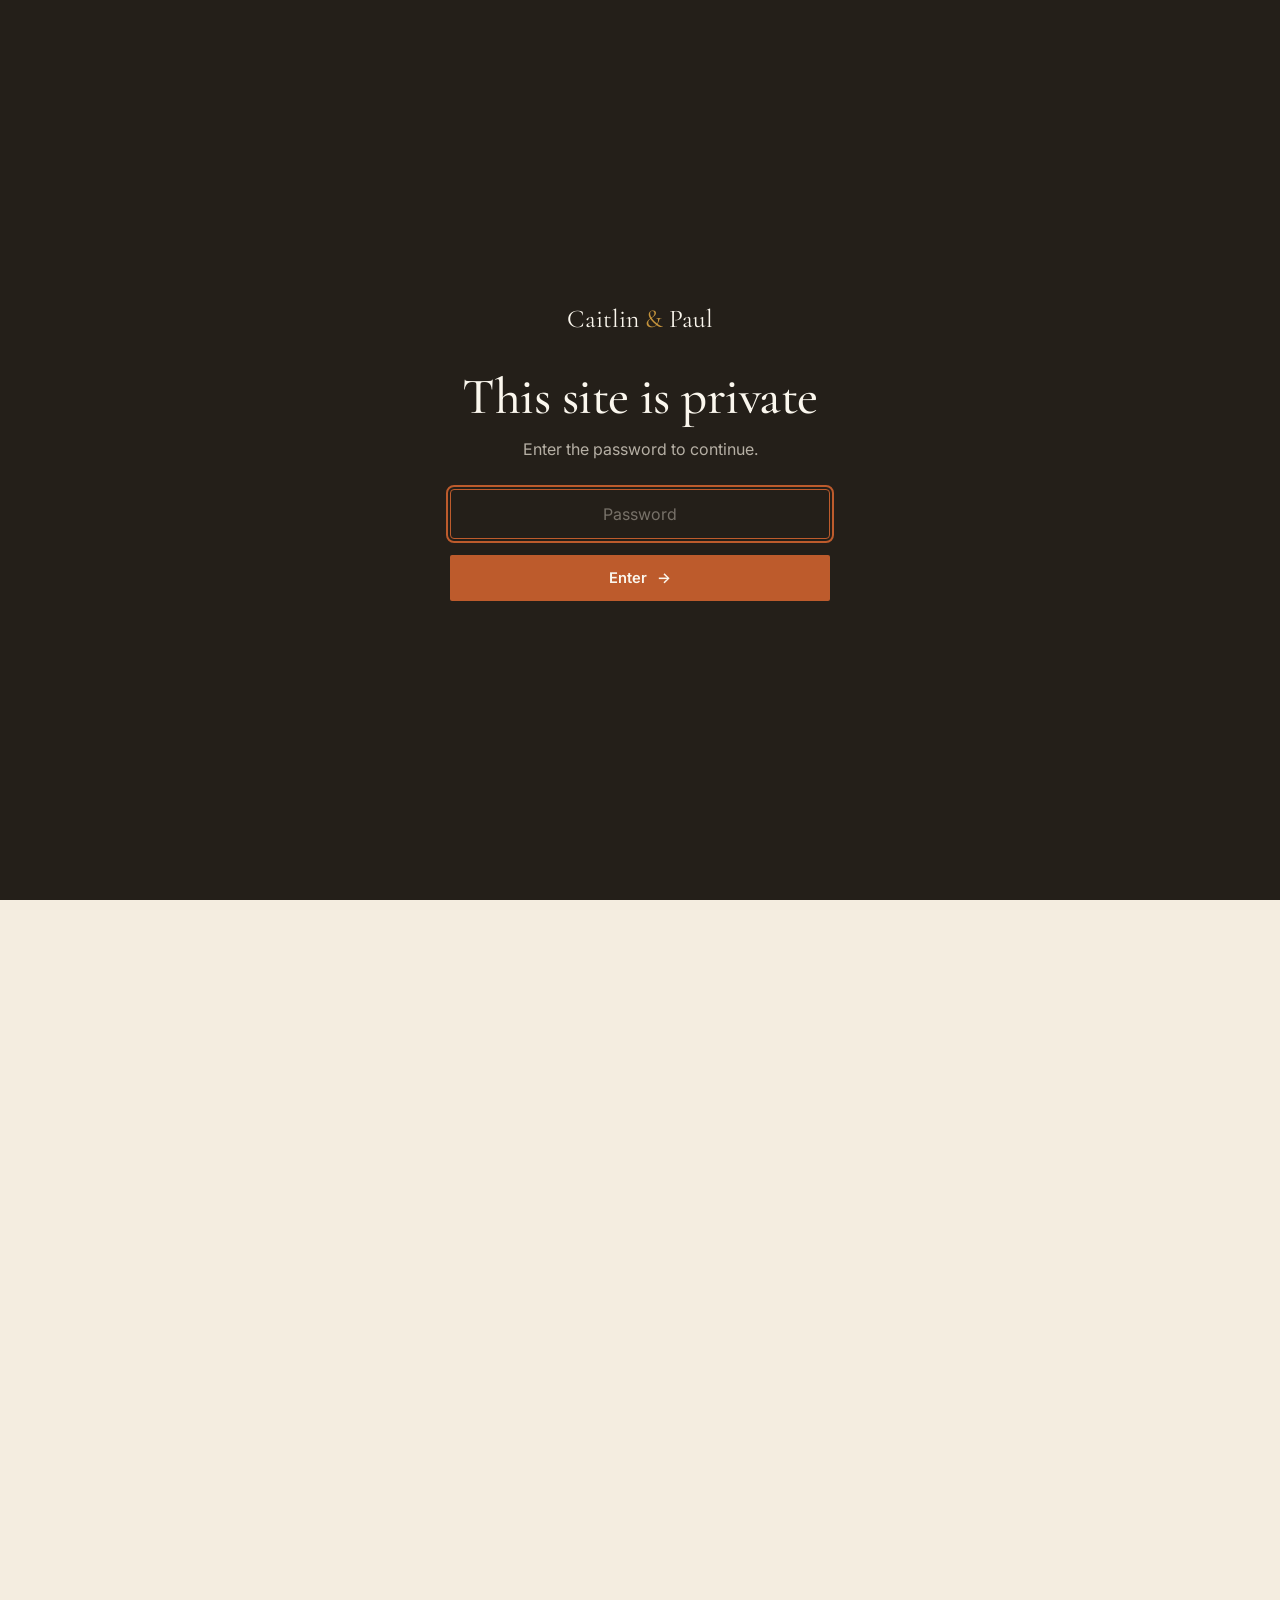
<file: index.html>
<!DOCTYPE html>
<html lang="en">
<head>
<meta charset="UTF-8">
<script>if(localStorage.getItem('siteUnlocked')!=='true'){document.documentElement.style.visibility='hidden';}</script>
<meta name="viewport" content="width=device-width, initial-scale=1.0">
<title>Caitlin & Paul - October 16, 2027 - Mexico City</title>
<meta name="description" content="Caitlin and Paul are getting married at Casa Xipe in Mexico City on October 16, 2027. Everything you need to plan your trip, right here.">
<meta property="og:title" content="Caitlin &amp; Paul - October 16, 2027 - Mexico City">
<meta property="og:description" content="We're getting married at Casa Xipe in Mexico City. Everything you need to plan your trip, right here.">
<meta property="og:image" content="https://caitlinandpaul2027.com/assets/img/CasaXipePatio.jpg">
<meta property="og:url" content="https://caitlinandpaul2027.com/">
<meta property="og:type" content="website">
<meta name="twitter:card" content="summary_large_image">
<link rel="preconnect" href="https://fonts.googleapis.com">
<link rel="stylesheet" href="assets/css/style.css">
<!-- Google Tag Manager -->
<script>(function(w,d,s,l,i){w[l]=w[l]||[];w[l].push({'gtm.start':
new Date().getTime(),event:'gtm.js'});var f=d.getElementsByTagName(s)[0],
j=d.createElement(s),dl=l!='dataLayer'?'&l='+l:'';j.async=true;j.src=
'https://www.googletagmanager.com/gtm.js?id='+i+dl;f.parentNode.insertBefore(j,f);
})(window,document,'script','dataLayer','GTM-57HR2QLR');</script>
<!-- End Google Tag Manager -->
</head>
<body>
<!-- Google Tag Manager (noscript) -->
<noscript><iframe src="https://www.googletagmanager.com/ns.html?id=GTM-57HR2QLR"
height="0" width="0" style="display:none;visibility:hidden"></iframe></noscript>
<!-- End Google Tag Manager (noscript) -->

<nav class="site-nav">
  <div class="container">
    <a href="index.html" class="nav-mark">Caitlin <span>&</span> Paul</a>
    <div class="nav-links">
      <a href="index.html">Home</a>
      <a href="our-story.html">Our Story</a>
      <a href="the-wedding.html">The Wedding</a>
      <a href="registry.html">Registry</a>
      <a href="travel.html">Travel</a>
      <a href="stay.html">Stay</a>
      <a href="explore-cdmx.html">Explore CDMX</a>
      <a href="faq.html">FAQ</a>
    </div>
    <button class="nav-toggle" aria-label="Toggle menu"><span></span><span></span><span></span></button>
  </div>
</nav>

<div class="mobile-panel">
  <a href="index.html">Home</a>
  <a href="our-story.html">Our Story</a>
  <a href="the-wedding.html">The Wedding</a>
  <a href="registry.html">Registry</a>
  <a href="travel.html">Travel</a>
  <a href="stay.html">Stay</a>
  <a href="explore-cdmx.html">Explore CDMX</a>
  <a href="faq.html">FAQ</a>
  <div class="mp-foot small-caps" style="color:var(--charcoal-50);">Mexico City · Oct 16, 2027</div>
</div>

<!-- ============================= HERO ============================= -->
<header class="hero">
  <img class="hero-bg-img" src="assets/img/CasaXipePatio.jpg" alt="Casa Xipe, the wedding venue in Mexico City">
  <div class="hero-arch"></div>
  <div class="hero-arch arch-2"><img src="assets/img/couple-mudhouse-kahlua.jpg" alt="Caitlin and Paul kneeling on a brick sidewalk with Kahlua the dog"></div>
  <div class="hero-content">
    <div class="container" style="padding:0;">
      <span class="eyebrow on-dark hero-eyebrow">Save the Date</span>
      <h1>Caitlin <span class="serif-italic">&</span><br>Paul</h1>
      <div class="hero-meta">
        <div class="hero-meta-item">
          <span class="label">When</span>
          <span class="value">October 16, 2027</span>
        </div>
        <div class="hero-meta-item">
          <span class="label">Where</span>
          <span class="value">Mexico City, Mexico</span>
        </div>
        <div class="hero-meta-item">
          <span class="label">Venue</span>
          <span class="value">Casa Xipe</span>
        </div>
      </div>
      <a href="travel.html" class="btn btn-primary">Plan Your Trip <span class="btn-arrow">→</span></a>
    </div>
  </div>
  <div class="hero-scroll"><span>Scroll</span><span class="line"></span></div>
</header>

<!-- ============================= WELCOME ============================= -->
<section class="section bg-paper">
  <div class="container">
    <div class="section-header center reveal">
      <span class="eyebrow">Welcome</span>
      <h2>Join us in<br class="mobile-only"> Mexico City!</h2>
    </div>

    <div class="card-grid grid-3 mt-3">
      <div class="feature-card reveal">
        <a href="the-wedding.html">
          <div class="photo-frame arch-top" style="aspect-ratio:4/5;">
            <img src="assets/img/venue-casa-xipe.jpg" alt="Casa Xipe, the wedding venue">
          </div>
        </a>
        <span class="eyebrow mt-2">01</span>
        <h3 class="mt-1">The Wedding</h3>
        <p class="mt-1">Ceremony, cocktail hour, and reception at Casa Xipe - the schedule, the dress code, and everything in between.</p>
        <a href="the-wedding.html" class="btn-ghost card-link">View Details</a>
      </div>
      <div class="feature-card reveal reveal-delay-1">
        <a href="travel.html">
          <div class="photo-frame arch-top" style="aspect-ratio:4/5;">
            <img src="assets/img/cdmx-skyline.jpg" alt="Mexico City skyline">
          </div>
        </a>
        <span class="eyebrow mt-2">02</span>
        <h3 class="mt-1">Travel</h3>
        <p class="mt-1">Flights, entry requirements, getting around, and everything first-time visitors should know before they land.</p>
        <a href="travel.html" class="btn-ghost card-link">Start Planning</a>
      </div>
      <div class="feature-card reveal reveal-delay-2">
        <a href="explore-cdmx.html">
          <div class="photo-frame arch-top" style="aspect-ratio:4/5;">
            <img src="assets/img/roma-norte-street.jpg" alt="A rooftop terrace overlooking Mexico City">
          </div>
        </a>
        <span class="eyebrow mt-2">03</span>
        <h3 class="mt-1">Explore CDMX</h3>
        <p class="mt-1">Our curated guide to the museums, tacos, mezcal bars, and neighborhoods worth your time.</p>
        <a href="explore-cdmx.html" class="btn-ghost card-link">See the Guide</a>
      </div>
    </div>
  </div>
</section>

<!-- ============================= COUNTDOWN ============================= -->
<section class="section bg-green">
  <div class="container">
    <div class="flex-between" style="flex-wrap:wrap; gap:40px;">
      <div class="reveal" style="max-width:420px;">
        <span class="eyebrow on-dark">Counting Down</span>
        <h2 class="mt-1">See you in Mexico City.</h2>
        <p class="mt-2">October 16, 2027, at Casa Xipe. Mark the calendar - we can't wait to celebrate with you.</p>
      </div>
      <div class="countdown reveal reveal-delay-1" data-countdown>
        <div class="countdown-unit"><span class="num" data-cd-days>-</span><span class="unit-label">Days</span></div>
        <div class="countdown-unit"><span class="num" data-cd-hours>-</span><span class="unit-label">Hours</span></div>
        <div class="countdown-unit"><span class="num" data-cd-mins>-</span><span class="unit-label">Minutes</span></div>
        <div class="countdown-unit"><span class="num" data-cd-secs>-</span><span class="unit-label">Seconds</span></div>
      </div>
    </div>
  </div>
</section>

<!-- ============================= TEASER: STORY ============================= -->
<section class="section bg-paper">
  <div class="container">
    <div style="display:grid; grid-template-columns:1fr 1fr; gap:60px; align-items:center;" class="story-teaser-grid">
      <div class="reveal">
        <div class="photo-frame" style="aspect-ratio:5/4;">
          <img src="assets/img/couple-fall-portrait.jpg" alt="Caitlin and Paul smiling together outdoors in fall">
        </div>
      </div>
      <div class="reveal reveal-delay-1">
        <span class="eyebrow">The Story So Far</span>
        <h2 class="mt-1">Classmates. Dinner dates. Travel partners.</h2>
        <p class="lede mt-2">We just kept choosing each other until it became forever.</p>
        <a href="our-story.html" class="btn-ghost card-link mt-2" style="display:inline-block;">Read Our Story</a>
      </div>
    </div>
  </div>
</section>

<style>
@media (max-width:760px){ .story-teaser-grid{ grid-template-columns:1fr !important; } }
.mobile-only{ display:none; }
@media (max-width:480px){ .mobile-only{ display:inline; } }
</style>

<!-- ============================= FOOTER ============================= -->
<footer class="site-footer">
  <div class="container">
    <div class="footer-top">
      <div>
        <div class="footer-mark">Caitlin <span>&</span> Paul</div>
        <div class="footer-sub">Mexico City · October 16, 2027</div>
      </div>
      <div class="footer-links">
        <div class="footer-col">
          <h4>Plan</h4>
          <a href="registry.html">Registry</a>
          <a href="travel.html">Travel</a>
          <a href="stay.html">Stay</a>
          <a href="explore-cdmx.html">Explore CDMX</a>
        </div>
        <div class="footer-col">
          <h4>About</h4>
          <a href="our-story.html">Our Story</a>
          <a href="the-wedding.html">The Wedding</a>
          <a href="faq.html">FAQ</a>
        </div>
      </div>
    </div>
    <div class="footer-bottom">
      <span>See you in CDMX. 🇲🇽</span>
      <span>Caitlin &amp; Paul, 2027</span>
    </div>
  </div>
</footer>

<script src="assets/js/content.js"></script>
<script src="assets/js/main.js"></script>
<script src="assets/js/site-gate.js"></script>
</body>
</html>
</file>
<file: assets/css/style.css>
/* ==========================================================================
   PAUL & CAITLIN — MEXICO CITY, OCT 16 2027
   Design system: editorial travel-magazine meets Mexican modernism.
   Signature motif: Barragán-inspired arches + color-blocked "photo" panels,
   and a perforated "ticket stub" component for itinerary/wedding-day details.
   ========================================================================== */

@import url('https://fonts.googleapis.com/css2?family=Cormorant+Garamond:ital,wght@0,300;0,400;0,500;0,600;0,700;1,400;1,500&family=Inter:wght@400;500;600;700&family=Space+Mono:wght@400;700&display=swap');

:root{
  /* ---- color tokens ---- */
  --ivory:        #F4EDE0;
  --paper:        #FBF7EE;
  --clay:         #BD5B2C;
  --clay-dark:    #9A4620;
  --clay-tint:    #EADBC9;
  --green:        #2B3B2C;
  --green-deep:   #1E2A20;
  --green-tint:   #DCE3D4;
  --charcoal:     #241F19;
  --charcoal-70:  rgba(36,31,25,.7);
  --charcoal-50:  rgba(36,31,25,.5);
  --ochre:        #C4933C;
  --ochre-tint:   #F1E2C1;
  --red:          #A1372A;
  --line:         rgba(36,31,25,.14);
  --line-strong:  rgba(36,31,25,.28);
  --line-on-dark: rgba(244,237,224,.22);

  /* ---- type ---- */
  --font-display: 'Cormorant Garamond', Georgia, serif;
  --font-body:    'Inter', -apple-system, BlinkMacSystemFont, sans-serif;
  --font-mono:    'Space Mono', 'Courier New', monospace;

  /* ---- shape ---- */
  --radius-arch: 240px 240px 0 0;
  --radius-sm: 4px;
  --radius-md: 10px;

  /* ---- layout ---- */
  --maxw: 1200px;
  --gutter: clamp(20px, 5vw, 64px);
  --nav-h: 84px;
}

/* ---------------------------------- reset --------------------------------- */
*, *::before, *::after{ box-sizing:border-box; margin:0; padding:0; }
html{ scroll-behavior:smooth; -webkit-text-size-adjust:100%; }
@media (prefers-reduced-motion: reduce){
  html{ scroll-behavior:auto; }
  *, *::before, *::after{ animation-duration:.01ms !important; animation-iteration-count:1 !important; transition-duration:.01ms !important; scroll-behavior:auto !important; }
}
body{
  font-family:var(--font-body);
  background:var(--ivory);
  color:var(--charcoal);
  line-height:1.6;
  font-size:16px;
  -webkit-font-smoothing:antialiased;
  overflow-x:hidden;
}
img{ max-width:100%; display:block; }
a{ color:inherit; text-decoration:none; }
ul{ list-style:none; }
button{ font-family:inherit; cursor:pointer; background:none; border:none; color:inherit; }
input, select, textarea{ font-family:inherit; font-size:16px; color:inherit; }
:focus-visible{ outline:2px solid var(--clay); outline-offset:3px; }
.container{ max-width:var(--maxw); margin:0 auto; padding:0 var(--gutter); }

/* ---------------------------------- type ---------------------------------- */
h1,h2,h3,h4{ font-family:var(--font-display); font-weight:500; line-height:1.08; letter-spacing:-.01em; color:var(--charcoal); }
h1{ font-size:clamp(2.6rem, 6vw, 5.2rem); font-weight:500; }
h2{ font-size:clamp(2rem, 4.2vw, 3.2rem); }
h3{ font-size:clamp(1.35rem, 2.4vw, 1.8rem); }
h4{ font-size:1.1rem; font-weight:600; }
p{ color:var(--charcoal-70); max-width:60ch; }
.serif-italic{ font-style:italic; font-weight:400; }

.eyebrow{
  font-family:var(--font-mono);
  font-size:.72rem;
  letter-spacing:.16em;
  text-transform:uppercase;
  color:var(--clay-dark);
  display:inline-flex;
  align-items:center;
  gap:10px;
}
.eyebrow::before{ content:''; width:22px; height:1px; background:var(--clay); display:inline-block; }
.eyebrow.on-dark{ color:var(--ochre-tint); }
.eyebrow.on-dark::before{ background:var(--ochre-tint); }

.lede{ font-size:clamp(1.05rem, 1.6vw, 1.3rem); color:var(--charcoal-70); max-width:56ch; }
.small-caps{ font-family:var(--font-mono); font-size:.7rem; letter-spacing:.14em; text-transform:uppercase; }

/* ---------------------------------- buttons -------------------------------- */
.btn{
  display:inline-flex; align-items:center; gap:10px;
  font-family:var(--font-body); font-weight:600; font-size:.92rem;
  padding:14px 28px; border-radius:2px; letter-spacing:.01em;
  transition:transform .35s cubic-bezier(.22,.68,0,1), background-color .3s, color .3s, border-color .3s;
  white-space:nowrap;
}
.btn-primary{ background:var(--clay); color:var(--paper); }
.btn-primary:hover{ background:var(--clay-dark); transform:translateY(-2px); }
.btn-outline{ border:1px solid var(--line-strong); color:var(--charcoal); background:transparent; }
.btn-outline:hover{ border-color:var(--charcoal); background:var(--charcoal); color:var(--paper); transform:translateY(-2px); }
.btn-outline.on-dark{ border-color:var(--line-on-dark); color:var(--paper); }
.btn-outline.on-dark:hover{ background:var(--paper); color:var(--green-deep); }
.btn-ghost{ font-family:var(--font-mono); font-size:.78rem; letter-spacing:.1em; text-transform:uppercase; border-bottom:1px solid var(--clay); padding:4px 2px; border-radius:0; }
.btn-ghost:hover{ color:var(--clay-dark); border-color:var(--clay-dark); }
.btn-arrow{ transition:transform .35s cubic-bezier(.22,.68,0,1); display:inline-block; }
.btn:hover .btn-arrow{ transform:translateX(4px); }

/* ---------------------------------- navigation ----------------------------- */
.site-nav{
  position:fixed; top:0; left:0; right:0; z-index:900;
  height:var(--nav-h);
  display:flex; align-items:center;
  background:transparent;
  transition:background-color .45s ease, box-shadow .45s ease, height .3s ease;
}
.site-nav::before{
  content:''; position:absolute; inset:0; z-index:-1; pointer-events:none;
  background:linear-gradient(180deg, rgba(20,17,13,.6) 0%, rgba(20,17,13,0) 100%);
  opacity:1; transition:opacity .45s ease;
}
.site-nav.is-scrolled::before{ opacity:0; }
.site-nav.is-scrolled{
  background:rgba(244,237,224,.92);
  backdrop-filter:blur(10px);
  box-shadow:0 1px 0 var(--line);
  height:72px;
}
.site-nav .container{ display:flex; align-items:center; justify-content:space-between; width:100%; }
.nav-mark{ font-family:var(--font-display); font-size:1.2rem; letter-spacing:.02em; color:var(--paper); transition:color .4s ease; }
.site-nav.is-scrolled .nav-mark, .site-nav.on-light .nav-mark{ color:var(--charcoal); }
.nav-mark span{ color:var(--ochre-tint); }
.site-nav.is-scrolled .nav-mark span, .site-nav.on-light .nav-mark span{ color:var(--clay); }

.nav-links{ display:flex; align-items:center; gap:clamp(14px,2vw,30px); }
.nav-links a{
  font-family:var(--font-mono); font-size:.72rem; letter-spacing:.1em; text-transform:uppercase;
  color:rgba(244,237,224,.85); position:relative; padding:6px 0; transition:color .3s ease;
}
.site-nav.is-scrolled .nav-links a, .site-nav.on-light .nav-links a{ color:var(--charcoal-70); }
.nav-links a::after{ content:''; position:absolute; left:0; bottom:0; height:1px; width:0; background:currentColor; transition:width .3s ease; }
.nav-links a:hover::after, .nav-links a.is-active::after{ width:100%; }
.nav-links a.is-active{ color:var(--clay) !important; }
.nav-links a.nav-rsvp{
  font-family:var(--font-body); font-weight:600; letter-spacing:.02em; text-transform:none;
  padding:9px 20px; border:1px solid rgba(244,237,224,.55); border-radius:2px; color:var(--paper) !important;
}
.site-nav.is-scrolled .nav-links a.nav-rsvp, .site-nav.on-light .nav-links a.nav-rsvp{ border-color:var(--charcoal); color:var(--charcoal) !important; }
.nav-links a.nav-rsvp:hover{ background:var(--clay); border-color:var(--clay); color:var(--paper) !important; }
.nav-links a.nav-rsvp::after{ display:none; }

.nav-toggle{ display:none; width:26px; height:20px; position:relative; flex-direction:column; justify-content:space-between; z-index:901; }
.nav-toggle span{ display:block; height:1.5px; width:100%; background:var(--paper); transition:all .35s ease; }
.site-nav.is-scrolled .nav-toggle span, .site-nav.on-light .nav-toggle span{ background:var(--charcoal); }
.nav-toggle.is-open span:nth-child(1){ transform:translateY(8.5px) rotate(45deg); background:var(--charcoal) !important; }
.nav-toggle.is-open span:nth-child(2){ opacity:0; }
.nav-toggle.is-open span:nth-child(3){ transform:translateY(-8.5px) rotate(-45deg); background:var(--charcoal) !important; }

.mobile-panel{
  position:fixed; inset:0; background:var(--paper); z-index:895;
  display:flex; flex-direction:column; overflow-y:auto;
  /* Top padding clears the fixed nav bar (which sits above this panel) so a
     centered link never lands hidden behind it; overflow-y lets short
     screens scroll to every link instead of clipping the first/last ones.
     Centering is done with auto margins (below) rather than
     justify-content:center — a centered flex container that overflows
     scrolls its excess equally off both edges, and content pushed above the
     top edge is unreachable (scrollTop can't go negative), which is exactly
     what hid "Home" on shorter phones. Auto margins collapse to 0 once the
     links no longer fit, pinning the list to the top instead so every link
     stays reachable by scrolling. */
  padding:calc(var(--nav-h) + 20px) var(--gutter) 24px;
  transform:translateY(-100%); transition:transform .5s cubic-bezier(.77,0,.18,1);
}
.mobile-panel.is-open{ transform:translateY(0); }
.mobile-panel a{ font-family:var(--font-display); font-size:2.1rem; padding:10px 0; border-bottom:1px solid var(--line); color:var(--charcoal); }
.mobile-panel a:first-child{ margin-top:auto; }
.mobile-panel .mp-foot{ margin-top:30px; margin-bottom:auto; }

@media (max-width: 880px){
  .nav-links{ display:none; }
  .nav-toggle{ display:flex; }
}

/* ---------------------------------- hero ----------------------------------- */
.hero{
  position:relative; min-height:100vh; display:flex; align-items:flex-end;
  background:linear-gradient(180deg, var(--green-deep) 0%, var(--green) 55%, var(--clay-dark) 100%);
  overflow:hidden; color:var(--paper);
}
.hero-bg-img{
  position:absolute; inset:0; width:100%; height:100%; z-index:0;
  object-fit:cover; object-position:center;
}
.hero::before{
  content:''; position:absolute; inset:0; z-index:1;
  background:
    linear-gradient(0deg, rgba(20,17,13,.72) 0%, rgba(20,17,13,.32) 42%, rgba(30,30,18,.28) 100%),
    radial-gradient(ellipse 60% 45% at 20% 10%, rgba(196,147,60,.3), transparent 60%),
    radial-gradient(ellipse 50% 40% at 88% 78%, rgba(161,55,42,.3), transparent 60%);
}
.hero-arch{
  position:absolute; right:6%; top:8%; width:min(40vw,520px); height:70%; z-index:2;
  background:linear-gradient(200deg, rgba(244,237,224,.14), rgba(244,237,224,.03));
  border-radius:var(--radius-arch); border:1px solid rgba(244,237,224,.18);
  overflow:hidden;
}
.hero-arch.arch-2{ right:14%; top:20%; width:min(24vw,320px); height:52%; border-color:rgba(244,237,224,.35); }
.hero-arch img{ width:100%; height:100%; object-fit:cover; }
.hero-arch::after{ content:''; position:absolute; inset:0; box-shadow:inset 0 0 0 1px rgba(244,237,224,.12); }
.hero-content{ position:relative; z-index:3; padding:0 var(--gutter) 90px; width:100%; }
.hero-eyebrow{ margin-bottom:22px; }
.hero h1{ color:var(--paper); font-size:clamp(3rem, 9vw, 7.5rem); line-height:1.28; }
.hero-meta{ display:flex; flex-wrap:wrap; gap:28px 44px; margin-top:30px; margin-bottom:40px; }
.hero-meta-item .label{ font-family:var(--font-mono); font-size:.68rem; letter-spacing:.14em; text-transform:uppercase; color:rgba(244,237,224,.6); display:block; margin-bottom:4px; }
.hero-meta-item .value{ font-family:var(--font-display); font-size:1.3rem; color:var(--paper); }
.hero-scroll{
  position:absolute; bottom:26px; left:50%; transform:translateX(-50%); z-index:3;
  display:flex; flex-direction:column; align-items:center; gap:8px;
  font-family:var(--font-mono); font-size:.65rem; letter-spacing:.14em; text-transform:uppercase; color:rgba(244,237,224,.6);
}
.hero-scroll .line{ width:1px; height:34px; background:linear-gradient(180deg, rgba(244,237,224,.8), transparent); animation:scrollpulse 2.4s ease-in-out infinite; }
@keyframes scrollpulse{ 0%,100%{ opacity:.3; } 50%{ opacity:1; } }
/* The decorative arch (with the couple photo) is a nice touch at desktop widths,
   but it has no room to breathe on narrow screens and ends up overlapping the
   headline with an awkward crop — simplest fix is to let the venue photo alone
   carry the mobile hero. */
@media (max-width:760px){ .hero-arch{ display:none; } }

/* generic page header (non-home hero) */
.page-header{
  position:relative; padding:calc(var(--nav-h) + 90px) var(--gutter) 80px;
  background:var(--green); color:var(--paper); overflow:hidden;
}
.page-header::before{ content:''; position:absolute; inset:0; background:radial-gradient(ellipse 55% 60% at 88% 0%, rgba(196,147,60,.28), transparent 65%); }
.page-header .container{ position:relative; z-index:2; }
.page-header h1{ color:var(--paper); margin-top:18px; }
.page-header .lede{ color:rgba(244,237,224,.78); margin-top:20px; }
.page-header-arch{ position:absolute; left:-6%; bottom:-30%; width:340px; height:75%; border-radius:var(--radius-arch); background:linear-gradient(200deg, rgba(189,91,44,.35), transparent); border:1px solid rgba(244,237,224,.1); }

/* ---------------------------------- sections -------------------------------- */
.section{ padding:110px 0; }
.section-tight{ padding:70px 0; }
.section-header{ max-width:640px; margin-bottom:56px; }
.section-header h2{ margin-top:16px; }
.section-header .lede{ margin-top:18px; }
.section-header.center{ margin-left:auto; margin-right:auto; text-align:center; }
.bg-paper{ background:var(--paper); }
.bg-green{ background:var(--green); color:var(--paper); }
.bg-green .eyebrow, .bg-green h2, .bg-green h3, .bg-green h4{ color:var(--paper); }
.bg-green p{ color:rgba(244,237,224,.75); }
.bg-clay-tint{ background:var(--clay-tint); }
.divider{ height:1px; background:var(--line); border:0; }

/* ---------------------------------- photo placeholders ---------------------- */
.photo-block{
  position:relative; overflow:hidden; border-radius:var(--radius-sm);
  display:flex; align-items:flex-end; min-height:220px;
  color:var(--paper);
}
.photo-block::after{ content:''; position:absolute; inset:0; background:linear-gradient(180deg, transparent 40%, rgba(30,26,20,.55) 100%); }
.photo-block .photo-label{ position:relative; z-index:2; padding:18px; font-family:var(--font-mono); font-size:.68rem; letter-spacing:.1em; text-transform:uppercase; }
.photo-block .photo-plus{ position:absolute; top:16px; right:16px; z-index:2; width:34px; height:34px; border:1px solid rgba(244,237,224,.55); border-radius:50%; display:flex; align-items:center; justify-content:center; font-size:1.1rem; }
/* rotating warm palette applied via nth-of-type from JS-free CSS cycling */
.photo-block.tone-1{ background:linear-gradient(155deg,#8C4526,#BD5B2C); }
.photo-block.tone-2{ background:linear-gradient(155deg,#2B3B2C,#42583F); }
.photo-block.tone-3{ background:linear-gradient(155deg,#9A6A22,#C4933C); }
.photo-block.tone-4{ background:linear-gradient(155deg,#7A2E22,#A1372A); }
.photo-block.tone-5{ background:linear-gradient(155deg,#1E2A20,#2B3B2C); }
.photo-block.arch{ border-radius: 0 0 0 0; }
.photo-block.arch-top{ border-radius:var(--radius-arch); }

/* ---------------------------------- real photos ------------------------------ */
.photo-frame{
  position:relative; overflow:hidden; border-radius:var(--radius-sm);
  background:var(--green); /* shows briefly while the image loads */
}
.photo-frame.arch-top{ border-radius:var(--radius-arch); }
.photo-frame{ min-height:1px; } /* establishes a layout box so the absolutely-positioned img has something to size against */
.photo-frame img{ position:absolute; inset:0; width:100%; height:100%; object-fit:cover; display:block; }
.photo-frame .photo-caption{
  position:absolute; left:0; right:0; bottom:0; z-index:2; padding:16px 18px;
  font-family:var(--font-mono); font-size:.66rem; letter-spacing:.08em; text-transform:uppercase; color:var(--paper);
  background:linear-gradient(0deg, rgba(30,26,20,.6), transparent);
}

/* favorite spots are cropped tight by default object-fit:cover; show the whole photo instead */
#favorites-wrap .photo-frame img{ object-fit:cover; }

/* ---------------------------------- cards ----------------------------------- */
.card-grid{ display:grid; gap:28px; }
.grid-3{ grid-template-columns:repeat(3,1fr); }
.grid-2{ grid-template-columns:repeat(2,1fr); }
@media (max-width:900px){ .grid-3{ grid-template-columns:1fr 1fr; } }
@media (max-width:640px){ .grid-3, .grid-2{ grid-template-columns:1fr; } }

/* #must-do-wrap has 5 items in a 3-col grid; center the lone last row instead of left-aligning it */
#must-do-wrap{ display:flex; flex-wrap:wrap; justify-content:center; }
#must-do-wrap > *{ flex:0 0 calc((100% - 56px)/3); }
@media (max-width:900px){ #must-do-wrap > *{ flex:0 0 calc((100% - 28px)/2); } }
@media (max-width:640px){ #must-do-wrap > *{ flex:0 0 100%; } }

/* #day-trips-wrap has 2 items in a 2-col grid; wrap and center instead of left-aligning */
#day-trips-wrap{ display:flex; flex-wrap:wrap; justify-content:center; }
#day-trips-wrap > *{ flex:0 0 calc((100% - 28px)/2); }
@media (max-width:640px){ #day-trips-wrap > *{ flex:0 0 100%; } }

.info-card{
  background:var(--paper); border:1px solid var(--line); padding:34px 30px; border-radius:var(--radius-sm);
  transition:transform .4s cubic-bezier(.22,.68,0,1), box-shadow .4s ease, border-color .4s ease;
}
.info-card:hover{ transform:translateY(-6px); box-shadow:0 24px 48px -24px rgba(36,31,25,.28); border-color:var(--line-strong); }
.info-card .icon-num{ font-family:var(--font-mono); font-size:.72rem; color:var(--clay); letter-spacing:.1em; }
.info-card h3{ margin-top:14px; }
.info-card p{ margin-top:12px; font-size:.95rem; }
.info-card .card-link{ margin-top:20px; display:inline-block; }

.feature-card{ display:flex; flex-direction:column; }
.feature-card .photo-block, .feature-card .photo-frame{ aspect-ratio:4/5; margin-bottom:20px; }
.feature-card h3{ margin-bottom:8px; }

/* ---------------------------------- ticket stub (signature) ----------------- */
.ticket{
  position:relative; display:grid; grid-template-columns:1fr auto; align-items:stretch;
  background:var(--paper); border:1px solid var(--line-strong); border-radius:var(--radius-md);
  overflow:hidden; box-shadow:0 30px 60px -34px rgba(36,31,25,.35);
}
.ticket-main{ padding:34px clamp(24px,4vw,44px); }
.ticket-stub{
  width:clamp(120px,18vw,180px); background:var(--green); color:var(--paper);
  display:flex; flex-direction:column; align-items:center; justify-content:center; gap:8px; padding:20px;
  position:relative;
}
.ticket-perf{
  position:absolute; top:0; bottom:0; left:0; width:0;
  border-left:2px dashed rgba(36,31,25,.25);
}
.ticket-stub .stub-time{ font-family:var(--font-display); font-size:1.6rem; }
.ticket-stub .stub-label{ font-family:var(--font-mono); font-size:.62rem; letter-spacing:.12em; text-transform:uppercase; color:rgba(244,237,224,.7); }
.ticket-notch{ position:absolute; width:22px; height:22px; background:var(--ivory); border-radius:50%; }
.ticket-notch.top{ top:-11px; left:calc(100% - clamp(120px,18vw,180px) - 11px); }
.ticket-notch.bottom{ bottom:-11px; left:calc(100% - clamp(120px,18vw,180px) - 11px); }
@media (max-width:640px){
  .ticket{ grid-template-columns:1fr; }
  .ticket-stub{ width:100%; flex-direction:row; padding:16px 24px; }
  .ticket-perf{ top:0; left:0; right:0; bottom:auto; width:auto; height:0; border-left:none; border-top:2px dashed rgba(36,31,25,.25); }
  .ticket-notch.top, .ticket-notch.bottom{ display:none; }
}

/* ---------------------------------- timeline --------------------------------- */
.timeline-day{ margin-bottom:36px; }
.timeline-day:last-child{ margin-bottom:0; }
.timeline-day-label{
  font-family:var(--font-mono); font-size:.72rem; letter-spacing:.1em; text-transform:uppercase;
  color:var(--clay-dark); margin-bottom:14px; display:flex; align-items:center; gap:10px;
}
.timeline-day-tag{ font-family:var(--font-body); text-transform:none; letter-spacing:0; color:var(--charcoal-50); }
.timeline{ position:relative; padding-left:2px; }
.timeline::before{ content:''; position:absolute; left:10px; top:8px; bottom:8px; width:1px; background:var(--line-strong); }
.timeline-item{ position:relative; padding-left:44px; padding-bottom:42px; }
.timeline-item:last-child{ padding-bottom:0; }
.timeline-item::before{ content:''; position:absolute; left:5px; top:6px; width:11px; height:11px; border-radius:50%; background:var(--clay); border:3px solid var(--ivory); }
.timeline-item .tl-time{ font-family:var(--font-mono); font-size:.72rem; letter-spacing:.1em; text-transform:uppercase; color:var(--clay-dark); }
.timeline-item h4{ margin-top:8px; }
.timeline-item p{ margin-top:6px; font-size:.95rem; }

/* ---------------------------------- countdown --------------------------------- */
.countdown{ display:flex; gap:clamp(14px,3vw,36px); flex-wrap:wrap; }
.countdown-unit{ text-align:center; min-width:76px; }
.countdown-unit .num{ font-family:var(--font-display); font-size:clamp(2.2rem,5vw,3.4rem); line-height:1; color:var(--charcoal); }
.countdown-unit .unit-label{ font-family:var(--font-mono); font-size:.66rem; letter-spacing:.12em; text-transform:uppercase; color:var(--charcoal-50); margin-top:8px; display:block; }
.bg-green .countdown-unit .num{ color:var(--paper); }
.bg-green .countdown-unit .unit-label{ color:rgba(244,237,224,.6); }

/* ---------------------------------- at-a-glance card -------------------------- */
.glance-card{ background:var(--green); color:var(--paper); border-radius:var(--radius-md); padding:clamp(28px,4vw,48px); position:relative; overflow:hidden; }
.glance-card::before{ content:''; position:absolute; right:-10%; top:-20%; width:280px; height:140%; border-radius:var(--radius-arch); background:rgba(196,147,60,.16); }
.glance-grid{ position:relative; z-index:2; display:grid; grid-template-columns:repeat(3,1fr); gap:28px 24px; }
@media (max-width:760px){ .glance-grid{ grid-template-columns:repeat(2,1fr); } }
.glance-item .g-label{ font-family:var(--font-mono); font-size:.65rem; letter-spacing:.12em; text-transform:uppercase; color:var(--ochre-tint); display:block; margin-bottom:8px; }
.glance-item .g-value{ font-family:var(--font-display); font-size:1.35rem; }

/* ---------------------------------- neighborhood / hotel cards ---------------- */
.neigh-card{ border:1px solid var(--line); border-radius:var(--radius-sm); overflow:hidden; background:var(--paper); }
.neigh-card .photo-block, .neigh-card .photo-frame{ aspect-ratio:16/10; }
.neigh-card-body{ padding:26px 26px 30px; }
.neigh-tags{ display:flex; gap:8px; flex-wrap:wrap; margin-top:14px; }
.tag{ font-family:var(--font-mono); font-size:.64rem; letter-spacing:.08em; text-transform:uppercase; padding:5px 10px; border:1px solid var(--line-strong); border-radius:20px; color:var(--charcoal-70); }
.neigh-meta{ display:flex; gap:22px; margin-top:16px; padding-top:16px; border-top:1px solid var(--line); }
.neigh-meta div .label{ font-family:var(--font-mono); font-size:.62rem; letter-spacing:.1em; text-transform:uppercase; color:var(--charcoal-50); display:block; }
.neigh-meta div .value{ font-weight:600; font-size:.92rem; margin-top:3px; }

.hotel-card{ display:grid; grid-template-columns:1fr 1.4fr; gap:0; border:1px solid var(--line); border-radius:var(--radius-sm); overflow:hidden; background:var(--paper); }
.hotel-card .photo-block, .hotel-card .photo-frame{ min-height:180px; height:100%; }
.hotel-card-body{ padding:24px 26px; display:flex; flex-direction:column; }
.hotel-card-top{ display:flex; justify-content:space-between; align-items:flex-start; gap:10px; }
.price-tier{ font-family:var(--font-mono); font-size:.7rem; letter-spacing:.06em; color:var(--clay-dark); white-space:nowrap; }
.hotel-card-body p{ margin-top:10px; font-size:.92rem; }
.hotel-card-foot{ margin-top:auto; padding-top:18px; display:flex; justify-content:space-between; align-items:center; gap:14px; flex-wrap:wrap; }
.dist-note{ font-family:var(--font-mono); font-size:.7rem; color:var(--charcoal-50); }
@media (max-width:600px){ .hotel-card{ grid-template-columns:1fr; } }

/* placeholder-fill badge for editable content */
.needs-input{ display:inline-flex; align-items:center; gap:6px; font-family:var(--font-mono); font-size:.62rem; letter-spacing:.08em; text-transform:uppercase; color:var(--clay-dark); background:var(--clay-tint); padding:3px 9px; border-radius:20px; }
.needs-input::before{ content:'●'; font-size:.55rem; }
.room-block-tag{ display:inline-flex; align-items:center; font-family:var(--font-mono); font-size:.62rem; letter-spacing:.08em; text-transform:uppercase; color:var(--paper); background:var(--clay); padding:3px 9px; border-radius:20px; }

/* ---------------------------------- accordion (FAQ) --------------------------- */
.accordion-item{ border-bottom:1px solid var(--line); }
.accordion-trigger{
  width:100%; display:flex; justify-content:space-between; align-items:center; gap:20px;
  padding:26px 4px; text-align:left; font-family:var(--font-display); font-size:1.15rem; color:var(--charcoal);
}
.accordion-trigger .acc-plus{ font-family:var(--font-mono); font-size:1.1rem; color:var(--clay); transition:transform .4s cubic-bezier(.22,.68,0,1); flex-shrink:0; }
.accordion-item.is-open .acc-plus{ transform:rotate(135deg); }
.accordion-panel{ max-height:0; overflow:hidden; transition:max-height .45s cubic-bezier(.22,.68,0,1); }
.accordion-panel-inner{ padding:0 4px 28px; }
.accordion-panel-inner p{ max-width:70ch; }
.faq-search{ position:relative; margin-bottom:36px; }
.faq-search input{ width:100%; padding:16px 20px; border:1px solid var(--line-strong); border-radius:2px; background:var(--paper); font-size:1rem; }
.faq-search input:focus{ border-color:var(--clay); }
.faq-category-label{ margin:48px 0 6px; }
.faq-category-label:first-of-type{ margin-top:0; }
.no-results{ padding:40px 0; color:var(--charcoal-50); font-family:var(--font-mono); font-size:.85rem; display:none; }

/* ---------------------------------- forms (RSVP) ------------------------------ */
.form-block{ margin-bottom:30px; }
.form-row{ display:grid; grid-template-columns:1fr 1fr; gap:24px; }
@media (max-width:640px){ .form-row{ grid-template-columns:1fr; } }
label{ display:block; font-family:var(--font-mono); font-size:.68rem; letter-spacing:.1em; text-transform:uppercase; color:var(--charcoal-70); margin-bottom:10px; }
input[type=text], input[type=email], input[type=date], input[type=tel], select, textarea{
  width:100%; padding:14px 16px; border:1px solid var(--line-strong); background:var(--paper); border-radius:2px; transition:border-color .3s ease;
}
input:focus, select:focus, textarea:focus{ border-color:var(--clay); }
textarea{ min-height:110px; resize:vertical; }
.radio-group{ display:flex; gap:14px; flex-wrap:wrap; }
.radio-pill{ position:relative; }
.radio-pill input{ position:absolute; opacity:0; }
.radio-pill span{ display:inline-block; padding:13px 26px; border:1px solid var(--line-strong); border-radius:30px; font-weight:600; font-size:.92rem; transition:all .3s ease; }
.radio-pill input:checked + span{ background:var(--charcoal); color:var(--paper); border-color:var(--charcoal); }
.radio-pill input:focus-visible + span{ outline:2px solid var(--clay); outline-offset:2px; }
.form-note{ font-size:.82rem; color:var(--charcoal-50); margin-top:8px; }
.checkbox-inline{ display:flex; align-items:center; gap:8px; margin-bottom:12px; font-size:.92rem; color:var(--charcoal-70); cursor:pointer; }
.checkbox-inline input[type="checkbox"]{ width:16px; height:16px; accent-color:var(--clay); cursor:pointer; }

/* Meal picker - photo cards standing in for a plain <select>, so a guest can
   see the actual dish before choosing it. */
.meal-picker{ display:grid; grid-template-columns:repeat(3,1fr); gap:12px; }
.meal-card{ display:flex; flex-direction:column; cursor:pointer; min-width:0; }
.meal-card input{ position:absolute; opacity:0; width:1px; height:1px; }
.meal-card-photo{
  display:block; position:relative; width:100%; aspect-ratio:4/3; border-radius:var(--radius-sm); overflow:hidden;
  border:2px solid var(--line-strong); background:var(--clay-tint);
  transition:border-color .25s ease, box-shadow .25s ease;
}
.meal-card-photo img{ width:100%; height:100%; object-fit:cover; display:block; }
.meal-card-noimg{
  width:100%; height:100%; display:flex; align-items:center; justify-content:center; text-align:center;
  padding:10px; font-family:var(--font-display); font-size:1rem; color:var(--paper);
  background:linear-gradient(155deg, var(--green), var(--green-deep));
  word-break:break-word;
  text-transform:none; letter-spacing:normal; /* .meal-card is a <label>, which sets uppercase + letter-spacing globally - reset both here so the serif dish name isn't stretched wide */
}
.meal-card-name{ margin-top:8px; font-size:.8rem; text-align:center; line-height:1.3; color:var(--charcoal-70); transition:color .25s ease; }
.meal-card input:checked + .meal-card-photo{ border-color:var(--clay); box-shadow:0 0 0 3px var(--clay-tint); }
.meal-card input:checked ~ .meal-card-name{ color:var(--charcoal); font-weight:600; }
.meal-card input:focus-visible + .meal-card-photo{ outline:2px solid var(--clay); outline-offset:2px; }
.meal-card:hover .meal-card-photo{ border-color:var(--clay); }
@media (max-width:480px){ .meal-picker{ gap:8px; } .meal-card-name{ font-size:.72rem; } .meal-card-noimg{ font-size:.8rem; padding:6px; } }
.rsvp-shell{ background:var(--paper); border:1px solid var(--line); border-radius:var(--radius-md); padding:clamp(28px,5vw,60px); box-shadow:0 40px 80px -50px rgba(36,31,25,.4); }
[data-rsvp-found]{ scroll-margin-top:calc(var(--nav-h) + 20px); }
.deadline-strip{ display:flex; align-items:center; gap:14px; background:var(--clay-tint); border-radius:2px; padding:16px 20px; margin-bottom:40px; font-size:.92rem; }

/* RSVP household - jump nav + per-member cards, so a large party stays easy
   to track instead of one long undifferentiated scroll. */
.rsvp-members-nav{
  position:sticky; top:var(--nav-h); z-index:10;
  display:flex; flex-wrap:wrap; gap:8px;
  padding:4px 0 16px; margin-bottom:20px;
  background:var(--paper);
  border-bottom:1px solid var(--line);
}
.member-nav-pill{
  display:inline-flex; align-items:center; gap:8px;
  padding:9px 18px 9px 10px; border-radius:30px;
  border:1px solid var(--line-strong); background:var(--paper);
  font-family:var(--font-mono); font-size:.72rem; letter-spacing:.06em; text-transform:uppercase;
  color:var(--charcoal-70); cursor:pointer; transition:all .25s ease;
}
.member-nav-pill:hover{ border-color:var(--clay); color:var(--charcoal); }
.member-nav-pill.is-active{ border-color:var(--charcoal); color:var(--charcoal); }
.member-nav-check{
  display:inline-flex; align-items:center; justify-content:center; flex-shrink:0;
  width:18px; height:18px; border-radius:50%;
  border:1px solid var(--line-strong); font-size:.62rem; color:transparent;
  transition:all .25s ease;
}
.member-nav-pill.is-done .member-nav-check{
  background:var(--green); border-color:var(--green); color:var(--paper);
}
.member-nav-pill.is-done .member-nav-check::before{ content:'✓'; }

.rsvp-member{
  background:var(--clay-tint); border-radius:var(--radius-md);
  padding:clamp(22px,4vw,34px); margin-top:24px;
  scroll-margin-top:calc(var(--nav-h) + 76px);
}
.rsvp-member:first-child{ margin-top:0; }
.rsvp-member-head{ display:flex; align-items:baseline; gap:12px; margin-bottom:20px; flex-wrap:wrap; }
.rsvp-member-num{ font-family:var(--font-mono); font-size:.7rem; letter-spacing:.1em; text-transform:uppercase; color:var(--clay-dark); }
.rsvp-member-head h3{ margin:0; }

.rsvp-plus-one{
  margin:16px 0 24px;
  padding:22px clamp(18px,3vw,26px) 2px;
  border-left:3px solid var(--clay);
  border-radius:0 var(--radius-sm) var(--radius-sm) 0;
  background:var(--paper);
}
.form-success{ display:none; text-align:center; padding:60px 20px; }
.form-success.is-visible{ display:block; }
.form-success .stamp{ width:80px; height:80px; border:2px solid var(--green); border-radius:50%; display:flex; align-items:center; justify-content:center; margin:0 auto 26px; font-family:var(--font-display); font-size:2rem; color:var(--green); transform:rotate(-8deg); }

/* ---------------------------------- gallery ------------------------------------ */
.gallery{ display:grid; grid-template-columns:repeat(4,1fr); gap:12px; }
.gallery .photo-block:nth-child(4n+1){ grid-column:span 2; grid-row:span 2; }
@media (max-width:760px){ .gallery{ grid-template-columns:repeat(2,1fr); } .gallery .photo-block:nth-child(4n+1){ grid-column:span 2; grid-row:span 1; } }

/* ---------------------------------- footer -------------------------------------- */
.site-footer{ background:var(--charcoal); color:var(--ivory); padding:80px 0 30px; }
.footer-top{ display:flex; justify-content:space-between; flex-wrap:wrap; gap:50px; padding-bottom:50px; border-bottom:1px solid rgba(244,237,224,.14); }
.footer-mark{ font-family:var(--font-display); font-size:1.8rem; }
.footer-mark span{ color:var(--ochre); }
.footer-sub{ margin-top:12px; font-family:var(--font-mono); font-size:.75rem; letter-spacing:.08em; text-transform:uppercase; color:rgba(244,237,224,.55); }
.footer-links{ display:flex; gap:60px; flex-wrap:wrap; }
.footer-col h4{ color:var(--paper); font-family:var(--font-mono); font-size:.68rem; letter-spacing:.12em; text-transform:uppercase; font-weight:400; margin-bottom:16px; }
.footer-col a{ display:block; color:rgba(244,237,224,.7); padding:6px 0; font-size:.92rem; transition:color .3s ease; }
.footer-col a:hover{ color:var(--ochre); }
.footer-bottom{ display:flex; justify-content:space-between; flex-wrap:wrap; gap:14px; padding-top:30px; font-size:.82rem; color:rgba(244,237,224,.5); }

/* ---------------------------------- reveal animation ----------------------------- */
.reveal{ opacity:0; transform:translateY(28px); transition:opacity .8s cubic-bezier(.22,.68,0,1), transform .8s cubic-bezier(.22,.68,0,1); }
.reveal.is-visible{ opacity:1; transform:translateY(0); }
.reveal-delay-1{ transition-delay:.1s; }
.reveal-delay-2{ transition-delay:.2s; }
.reveal-delay-3{ transition-delay:.3s; }

/* ---------------------------------- utility ---------------------------------------- */
.flex{ display:flex; }
.flex-between{ display:flex; justify-content:space-between; align-items:center; }
.mt-1{ margin-top:12px; } .mt-2{ margin-top:24px; } .mt-3{ margin-top:40px; } .mt-4{ margin-top:60px; }
.text-center{ text-align:center; margin-left:auto; margin-right:auto; }
.stat-strip{ display:flex; flex-wrap:wrap; gap:14px; }
.pill{ font-family:var(--font-mono); font-size:.7rem; letter-spacing:.08em; text-transform:uppercase; padding:8px 16px; border:1px solid var(--line-strong); border-radius:30px; }

/* ---------------------------------- rsvp admin ---------------------------------- */
.admin-toolbar{ display:flex; flex-wrap:wrap; gap:14px; align-items:center; }
.admin-toolbar .admin-search{ flex:1; min-width:200px; }
.admin-toolbar .admin-filter{ min-width:180px; }
.admin-table-wrap{ overflow-x:auto; border:1px solid var(--line); border-radius:var(--radius-sm); }
.admin-table{ width:100%; border-collapse:collapse; font-size:.88rem; }
.admin-table th, .admin-table td{ padding:14px 16px; text-align:left; border-bottom:1px solid var(--line); white-space:normal; }
.admin-table th{ font-family:var(--font-mono); font-size:.64rem; letter-spacing:.1em; text-transform:uppercase; color:var(--charcoal-50); background:var(--paper); white-space:nowrap; }
.status-badge{ font-family:var(--font-mono); font-size:.62rem; letter-spacing:.08em; text-transform:uppercase; padding:4px 10px; border-radius:20px; display:inline-block; }
.status-badge.status-attending{ background:var(--green-tint); color:var(--green-deep); }
.status-badge.status-declined{ background:var(--clay-tint); color:var(--clay-dark); }
.status-badge.status-pending{ background:var(--line); color:var(--charcoal-70); }

/* ---------------------------------- site gate ---------------------------------- */
.gate-overlay{
  visibility:visible;
  position:fixed; inset:0; z-index:9999;
  background:var(--charcoal); color:var(--paper);
  display:flex; align-items:center; justify-content:center; padding:20px;
}
.gate-box{ max-width:380px; width:100%; text-align:center; }
.gate-mark{ font-family:var(--font-display); font-size:1.6rem; display:block; margin-bottom:30px; }
.gate-mark span{ color:var(--ochre); }
.gate-box h2{ color:var(--paper); }
.gate-sub{ color:rgba(244,237,224,.7); margin-top:12px; margin-bottom:26px; max-width:none; }
.gate-input{
  width:100%; padding:14px 16px; border:1px solid var(--line-on-dark); border-radius:var(--radius-sm);
  background:transparent; color:var(--paper); font-size:1rem; margin-bottom:16px; text-align:center;
}
.gate-input::placeholder{ color:rgba(244,237,224,.4); }
.gate-input:focus-visible{ outline:2px solid var(--clay); outline-offset:2px; }
.gate-error{ color:var(--ochre); font-size:.85rem; margin-top:14px; max-width:none; }

/* ---- TEMP: hide Registry links until invitations go out. Delete this rule to show them again. ---- */
a[href="registry.html"]{ display:none !important; }
</file>
